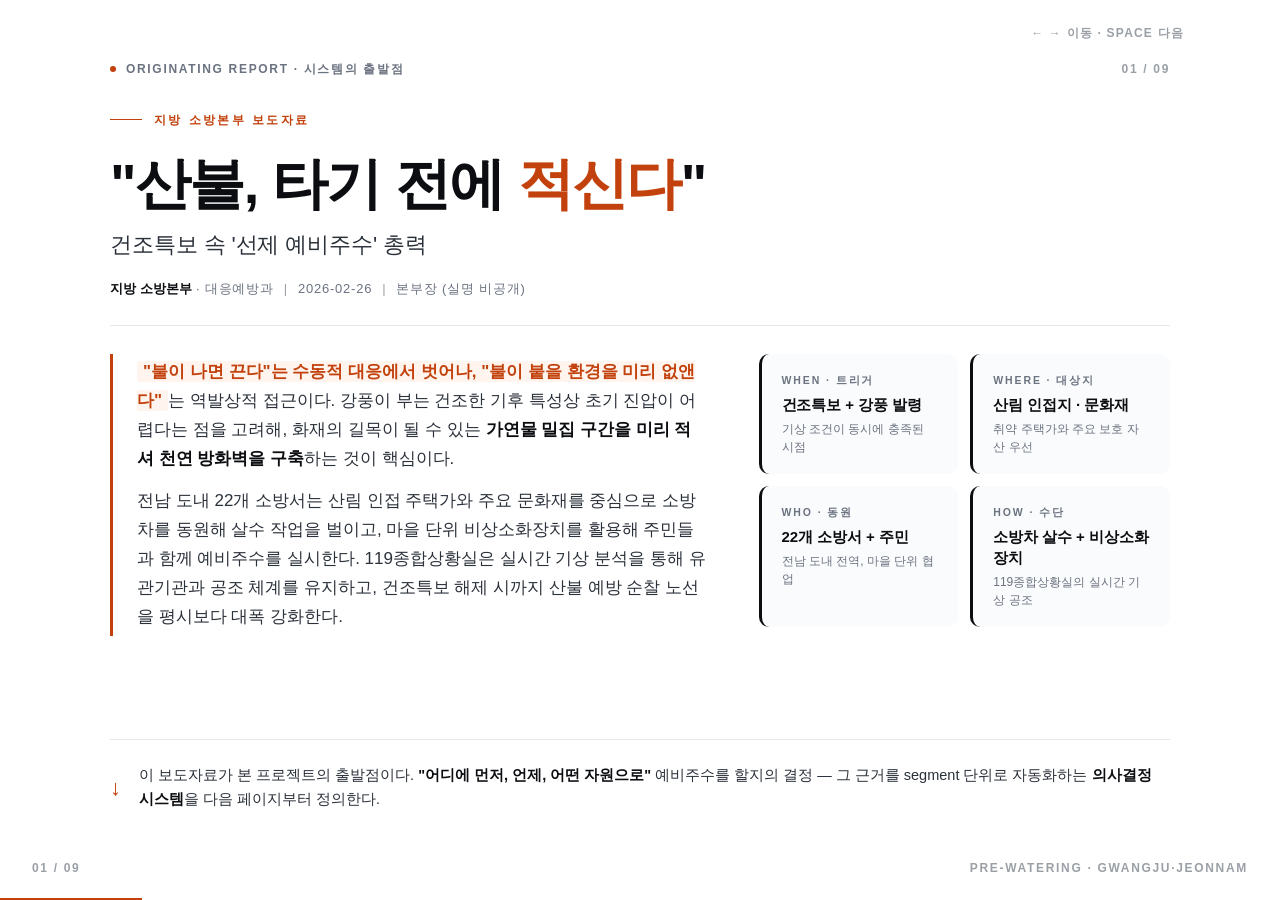
<file: docs/baseline/_wildfire/프로젝트 설명.html>
<!DOCTYPE html>
<html lang="ko">
<head>
<meta charset="UTF-8" />
<meta name="viewport" content="width=device-width, initial-scale=1.0" />
<title>예비주수 우선순위 결정 시스템</title>
<style>
  :root {
    --bg: #ffffff;
    --ink: #0b0d10;
    --ink-2: #2b313a;
    --muted: #6b7280;
    --faint: #9aa0a6;
    --line: #e6e8ec;
    --line-2: #d1d5db;
    --soft: #f5f6f8;
    --soft-2: #fafbfc;
    --accent: #c2410c;
    --accent-soft: #fff5ee;
    --accent-2: #b45309;
    --green: #15803d;
    --green-soft: #f0fdf4;
    --blue: #1d4ed8;
    --blue-soft: #eff6ff;
    --amber: #b45309;
    --amber-soft: #fffbeb;
    --red: #b91c1c;
    --red-soft: #fef2f2;
    --violet: #6d28d9;
    --violet-soft: #f5f3ff;
  }

  * { box-sizing: border-box; margin: 0; padding: 0; }

  html, body {
    height: 100%;
    overflow: hidden;
    background: var(--bg);
    color: var(--ink);
    font-family: -apple-system, BlinkMacSystemFont, "Pretendard", "Noto Sans KR", "Segoe UI", "Helvetica Neue", sans-serif;
    font-feature-settings: "tnum" 1, "ss01" 1, "ss02" 1, "kern" 1;
    -webkit-font-smoothing: antialiased;
    text-rendering: optimizeLegibility;
    line-height: 1.55;
    font-size: 16px;
  }

  .deck { position: relative; width: 100vw; height: 100vh; }

  .slide {
    position: absolute;
    inset: 0;
    padding: 60px 96px 88px;
    display: none;
    flex-direction: column;
    opacity: 0;
    transition: opacity 220ms ease;
  }
  .slide.active { display: flex; opacity: 1; }

  /* header */
  .slide-head {
    display: flex;
    justify-content: space-between;
    align-items: center;
    margin-bottom: 32px;
    font-size: 12px;
    color: var(--muted);
    letter-spacing: 0.14em;
    text-transform: uppercase;
    font-weight: 600;
  }
  .slide-head .badge {
    display: inline-flex;
    align-items: center;
    gap: 10px;
  }
  .slide-head .badge::before {
    content: "";
    display: inline-block;
    width: 6px;
    height: 6px;
    background: var(--accent);
    border-radius: 50%;
  }
  .slide-head .num {
    font-variant-numeric: tabular-nums;
    color: var(--faint);
  }

  /* common typography */
  h1 { font-size: 52px; font-weight: 700; letter-spacing: -0.025em; line-height: 1.08; }
  h2 { font-size: 38px; font-weight: 700; letter-spacing: -0.022em; line-height: 1.15; }
  h3 { font-size: 18px; font-weight: 600; letter-spacing: -0.01em; }
  .subtitle { font-size: 18px; color: var(--muted); line-height: 1.65; max-width: 920px; font-weight: 400; }
  .mono { font-family: ui-monospace, "SF Mono", Menlo, Consolas, monospace; }
  .tnum { font-variant-numeric: tabular-nums; }
  .muted { color: var(--muted); }

  /* footer / nav */
  .progress {
    position: fixed;
    bottom: 0; left: 0; right: 0;
    height: 2px;
    background: transparent;
    z-index: 50;
  }
  .progress-fill {
    height: 100%;
    background: var(--accent);
    width: 0%;
    transition: width 260ms ease;
  }
  .corner {
    position: fixed;
    bottom: 22px;
    font-size: 12px;
    letter-spacing: 0.14em;
    color: var(--faint);
    text-transform: uppercase;
    font-variant-numeric: tabular-nums;
    font-weight: 600;
    z-index: 40;
  }
  .corner.left { left: 32px; }
  .corner.right { right: 32px; }

  /* =================== Slide 1: Originating Report =================== */
  .origin {
    padding-left: 110px;
    padding-right: 110px;
  }
  .origin-tag-line {
    display: inline-flex;
    align-items: center;
    gap: 12px;
    font-size: 12px;
    letter-spacing: 0.2em;
    text-transform: uppercase;
    color: var(--accent);
    margin-bottom: 24px;
    font-weight: 700;
  }
  .origin-tag-line::before {
    content: "";
    width: 32px;
    height: 1px;
    background: var(--accent);
  }
  .origin-quote {
    font-size: 56px;
    font-weight: 700;
    letter-spacing: -0.028em;
    line-height: 1.12;
    color: var(--ink);
    margin-bottom: 14px;
  }
  .origin-quote .em { color: var(--accent); }
  .origin-quote-sub {
    font-size: 22px;
    font-weight: 500;
    color: var(--ink-2);
    margin-bottom: 18px;
    line-height: 1.4;
    letter-spacing: -0.005em;
  }
  .origin-meta {
    font-size: 13px;
    color: var(--muted);
    letter-spacing: 0.06em;
    padding-bottom: 26px;
    border-bottom: 1px solid var(--line);
    margin-bottom: 28px;
  }
  .origin-meta b { color: var(--ink); font-weight: 600; letter-spacing: 0; }
  .origin-meta .sep { color: var(--faint); margin: 0 10px; }

  .origin-body {
    display: grid;
    grid-template-columns: 1.45fr 1fr;
    gap: 52px;
    flex: 1;
    align-items: start;
    min-height: 0;
  }
  .origin-blockquote {
    border-left: 3px solid var(--accent);
    padding: 4px 0 4px 24px;
    font-size: 17px;
    line-height: 1.7;
    color: var(--ink-2);
  }
  .origin-blockquote p { margin-bottom: 14px; }
  .origin-blockquote p:last-child { margin-bottom: 0; }
  .origin-blockquote em {
    background: var(--accent-soft);
    color: var(--accent);
    padding: 1px 6px;
    font-style: normal;
    font-weight: 600;
    border-radius: 3px;
  }
  .origin-blockquote b { color: var(--ink); font-weight: 700; }

  .origin-facts {
    display: grid;
    grid-template-columns: 1fr 1fr;
    gap: 12px;
  }
  .origin-fact {
    padding: 18px 20px;
    background: var(--soft-2);
    border-radius: 10px;
    border-left: 3px solid var(--ink);
    display: flex;
    flex-direction: column;
    gap: 6px;
  }
  .origin-fact-tag {
    font-size: 10.5px;
    letter-spacing: 0.18em;
    text-transform: uppercase;
    color: var(--muted);
    font-weight: 700;
  }
  .origin-fact-value {
    font-size: 15px;
    font-weight: 700;
    color: var(--ink);
    letter-spacing: -0.005em;
    line-height: 1.4;
  }
  .origin-fact-detail {
    font-size: 12px;
    color: var(--muted);
    line-height: 1.45;
  }

  .origin-bridge {
    margin-top: 28px;
    padding-top: 24px;
    border-top: 1px solid var(--line);
    font-size: 14.5px;
    color: var(--ink-2);
    line-height: 1.65;
    display: flex;
    align-items: center;
    gap: 18px;
  }
  .origin-bridge b { color: var(--ink); font-weight: 700; }
  .origin-bridge-arrow {
    color: var(--accent);
    font-size: 22px;
    flex-shrink: 0;
    line-height: 1;
  }

  /* =================== Slide 2: Cover =================== */
  .cover {
    justify-content: center;
    padding-left: 120px;
    padding-right: 120px;
  }
  .cover-tag {
    display: inline-flex;
    align-items: center;
    gap: 12px;
    font-size: 12px;
    letter-spacing: 0.2em;
    text-transform: uppercase;
    color: var(--accent);
    margin-bottom: 28px;
    font-weight: 700;
  }
  .cover-tag::before {
    content: "";
    width: 32px;
    height: 1px;
    background: var(--accent);
  }
  .cover h1 { font-size: 68px; margin-bottom: 18px; line-height: 1.1; }
  .cover h1 .em { color: var(--accent); }
  .cover .lede { font-size: 23px; color: var(--ink-2); max-width: 800px; line-height: 1.45; margin-bottom: 20px; font-weight: 400; }
  .cover .desc { font-size: 17px; color: var(--muted); max-width: 780px; margin-bottom: 60px; line-height: 1.65; }

  .cover-stats {
    display: flex;
    gap: 64px;
    border-top: 1px solid var(--line);
    padding-top: 32px;
  }
  .cover-stat-num {
    font-size: 44px;
    font-weight: 700;
    letter-spacing: -0.025em;
    line-height: 1;
  }
  .cover-stat-label {
    font-size: 13px;
    color: var(--muted);
    margin-top: 8px;
    letter-spacing: 0.04em;
  }

  /* =================== Slide 2: Pipeline =================== */
  .pipeline-wrap {
    flex: 1;
    display: flex;
    flex-direction: column;
    gap: 24px;
    min-height: 0;
  }
  .pipeline {
    display: flex;
    align-items: stretch;
    gap: 0;
    flex: 1;
    min-height: 0;
  }
  .pp-node {
    flex: 1;
    background: white;
    border: 1px solid var(--line);
    border-radius: 10px;
    padding: 22px 20px;
    display: flex;
    flex-direction: column;
    cursor: pointer;
    transition: all 180ms ease;
    position: relative;
    min-height: 0;
    min-width: 0;
  }
  .pp-node:hover, .pp-node.active {
    border-color: var(--accent);
    box-shadow: 0 8px 24px -12px rgba(194,65,12,0.25);
    transform: translateY(-2px);
  }
  .pp-arrow {
    flex: 0 0 28px;
    display: flex;
    align-items: center;
    justify-content: center;
    color: var(--line-2);
    font-size: 18px;
    font-weight: 300;
  }
  .pp-step {
    font-size: 11px;
    color: var(--faint);
    letter-spacing: 0.14em;
    margin-bottom: 10px;
    font-variant-numeric: tabular-nums;
    font-weight: 600;
  }
  .pp-name {
    font-size: 17px;
    font-weight: 700;
    margin-bottom: 4px;
    letter-spacing: -0.015em;
  }
  .pp-name-en {
    font-size: 12px;
    color: var(--muted);
    margin-bottom: 16px;
    font-weight: 500;
  }
  .pp-count {
    font-size: 28px;
    font-weight: 700;
    color: var(--accent);
    margin-bottom: 6px;
    font-variant-numeric: tabular-nums;
    letter-spacing: -0.025em;
    line-height: 1;
  }
  .pp-count-label {
    font-size: 12px;
    color: var(--muted);
  }
  .pp-detail {
    margin-top: auto;
    padding-top: 14px;
    font-size: 12px;
    color: var(--muted);
    line-height: 1.55;
    border-top: 1px solid var(--line);
  }

  .pipeline-info {
    border-top: 1px solid var(--line);
    padding-top: 20px;
    font-size: 14px;
    color: var(--muted);
    line-height: 1.65;
    max-width: 1200px;
  }
  .pipeline-info b { color: var(--ink); font-weight: 600; }

  /* =================== Slide 3: 5 Signals =================== */
  .signals-grid {
    display: grid;
    grid-template-columns: repeat(5, 1fr);
    gap: 16px;
    flex: 1;
    min-height: 0;
  }
  .sig-card {
    border: 1px solid var(--line);
    border-radius: 12px;
    padding: 26px 22px;
    display: flex;
    flex-direction: column;
    background: var(--soft-2);
    transition: all 180ms ease;
  }
  .sig-card:hover {
    background: white;
    border-color: var(--accent);
    box-shadow: 0 8px 24px -12px rgba(0,0,0,0.08);
  }
  .sig-weight {
    display: inline-flex;
    align-items: center;
    font-size: 12px;
    color: var(--accent);
    font-weight: 700;
    letter-spacing: 0.06em;
    margin-bottom: 16px;
    background: var(--accent-soft);
    padding: 4px 10px;
    border-radius: 100px;
    width: fit-content;
  }
  .sig-name {
    font-size: 20px;
    font-weight: 700;
    margin-bottom: 6px;
    letter-spacing: -0.015em;
  }
  .sig-name-en {
    font-size: 12px;
    color: var(--muted);
    text-transform: uppercase;
    letter-spacing: 0.1em;
    margin-bottom: 22px;
    font-weight: 600;
  }
  .sig-question {
    font-size: 15px;
    line-height: 1.6;
    color: var(--ink-2);
    margin-bottom: 22px;
    font-weight: 500;
  }
  .sig-features {
    margin-top: auto;
    padding-top: 16px;
    border-top: 1px solid var(--line);
  }
  .sig-feat {
    display: flex;
    justify-content: space-between;
    font-size: 12.5px;
    color: var(--muted);
    margin-bottom: 6px;
    font-variant-numeric: tabular-nums;
  }
  .sig-feat-name { color: var(--ink-2); font-weight: 500; }
  .sig-feat-w { color: var(--faint); }

  /* =================== Slide 4: 17 Features =================== */
  .feat-legend {
    display: flex;
    gap: 24px;
    margin-bottom: 22px;
    font-size: 12px;
    color: var(--muted);
    flex-wrap: wrap;
  }
  .feat-legend-item {
    display: inline-flex;
    align-items: center;
    gap: 8px;
  }
  .feat-legend-swatch {
    width: 4px;
    height: 14px;
    border-radius: 1px;
  }
  .feat-grid {
    display: grid;
    grid-template-columns: repeat(5, 1fr);
    gap: 14px;
    flex: 1;
    min-height: 0;
  }
  .feat-col {
    display: flex;
    flex-direction: column;
    gap: 10px;
    min-height: 0;
  }
  .feat-col-head {
    font-size: 12px;
    text-transform: uppercase;
    letter-spacing: 0.12em;
    font-weight: 700;
    color: var(--ink);
    padding-bottom: 10px;
    border-bottom: 1.5px solid var(--ink);
    margin-bottom: 6px;
  }
  .feat-col-head .w {
    color: var(--faint);
    font-weight: 500;
    margin-left: 8px;
  }
  .feat-card {
    border: 1px solid var(--line);
    border-radius: 8px;
    padding: 14px 16px;
    background: white;
    position: relative;
    border-left-width: 4px;
    transition: all 150ms ease;
  }
  .feat-card:hover {
    border-color: var(--accent);
    transform: translateX(2px);
  }
  .feat-card.cf-high { border-left-color: #15803d; }
  .feat-card.cf-medium-high { border-left-color: #65a30d; }
  .feat-card.cf-medium { border-left-color: #ca8a04; }
  .feat-card.cf-medium-low { border-left-color: #ea580c; }
  .feat-card.cf-low { border-left-color: #b91c1c; }
  .feat-name {
    font-size: 13.5px;
    font-weight: 600;
    margin-bottom: 6px;
    line-height: 1.35;
    letter-spacing: -0.005em;
  }
  .feat-meta {
    display: flex;
    gap: 8px;
    align-items: center;
  }
  .feat-conf {
    font-size: 11px;
    color: var(--muted);
    text-transform: uppercase;
    letter-spacing: 0.06em;
    font-weight: 500;
  }
  .feat-mock {
    font-size: 10px;
    background: var(--accent-soft);
    color: var(--accent);
    padding: 2px 6px;
    border-radius: 3px;
    font-weight: 700;
    letter-spacing: 0.1em;
  }

  /* =================== Slide 5: Mock + Confidence =================== */
  .mock-grid {
    display: grid;
    grid-template-columns: 1fr 1fr;
    gap: 36px;
    flex: 1;
    min-height: 0;
  }
  .mock-col {
    border: 1px solid var(--line);
    border-radius: 12px;
    padding: 32px;
    display: flex;
    flex-direction: column;
  }
  .mock-tag {
    font-size: 11px;
    text-transform: uppercase;
    letter-spacing: 0.16em;
    color: var(--accent);
    font-weight: 700;
    margin-bottom: 10px;
  }
  .mock-col h3 {
    font-size: 26px;
    margin-bottom: 10px;
    letter-spacing: -0.02em;
    font-weight: 700;
  }
  .mock-col-sub {
    font-size: 14px;
    color: var(--muted);
    margin-bottom: 26px;
    line-height: 1.6;
  }

  .mock-bin {
    display: flex;
    gap: 14px;
    margin-bottom: 18px;
  }
  .mock-bin-side {
    flex: 1;
    border: 1px solid var(--line);
    border-radius: 8px;
    padding: 16px 18px;
    display: flex;
    flex-direction: column;
    gap: 6px;
  }
  .mock-bin-side.true { background: var(--red-soft); border-color: #fecaca; }
  .mock-bin-side.false { background: var(--green-soft); border-color: #bbf7d0; }
  .mock-bin-flag {
    font-size: 12px;
    font-weight: 700;
    letter-spacing: 0.06em;
    margin-bottom: 4px;
  }
  .mock-bin-side.true .mock-bin-flag { color: var(--red); }
  .mock-bin-side.false .mock-bin-flag { color: var(--green); }
  .mock-bin-desc {
    font-size: 13px;
    color: var(--ink-2);
    line-height: 1.55;
  }

  .conf-rows {
    display: flex;
    flex-direction: column;
    gap: 12px;
    margin-top: 6px;
  }
  .conf-row {
    display: grid;
    grid-template-columns: 130px 1fr 60px;
    gap: 16px;
    align-items: center;
  }
  .conf-row-name {
    font-size: 13.5px;
    font-weight: 600;
    color: var(--ink);
  }
  .conf-row-track {
    height: 9px;
    background: var(--soft);
    border-radius: 100px;
    overflow: hidden;
  }
  .conf-row-fill {
    height: 100%;
    background: var(--accent);
    border-radius: 100px;
  }
  .conf-row-val {
    font-size: 12.5px;
    color: var(--muted);
    text-align: right;
    font-variant-numeric: tabular-nums;
    font-weight: 600;
  }

  .mock-aha {
    margin-top: auto;
    padding-top: 22px;
    border-top: 1px solid var(--line);
    font-size: 13px;
    line-height: 1.65;
    color: var(--muted);
  }
  .mock-aha b { color: var(--ink); font-weight: 700; }

  /* =================== Slide 6: Live Calculator =================== */
  .calc {
    display: flex;
    flex-direction: column;
    gap: 22px;
    flex: 1;
    min-height: 0;
  }
  .calc-presets {
    display: flex;
    gap: 10px;
    align-items: center;
  }
  .calc-presets-label {
    font-size: 12px;
    text-transform: uppercase;
    letter-spacing: 0.14em;
    color: var(--muted);
    margin-right: 10px;
    font-weight: 600;
  }
  .calc-preset {
    font-size: 13px;
    padding: 8px 16px;
    border: 1px solid var(--line-2);
    border-radius: 100px;
    background: white;
    cursor: pointer;
    transition: all 150ms ease;
    color: var(--ink-2);
    font-weight: 500;
    font-family: inherit;
  }
  .calc-preset:hover {
    border-color: var(--accent);
    color: var(--accent);
  }
  .calc-preset.active {
    background: var(--accent);
    color: white;
    border-color: var(--accent);
  }

  .calc-signals {
    display: grid;
    grid-template-columns: repeat(5, 1fr);
    gap: 12px;
  }
  .calc-sig {
    border: 1px solid var(--line);
    border-radius: 10px;
    padding: 18px 16px 14px;
    background: white;
  }
  .calc-sig-head {
    display: flex;
    justify-content: space-between;
    align-items: baseline;
    margin-bottom: 6px;
  }
  .calc-sig-name {
    font-size: 13.5px;
    font-weight: 700;
    letter-spacing: -0.01em;
  }
  .calc-sig-w {
    font-size: 11px;
    color: var(--faint);
    font-variant-numeric: tabular-nums;
  }
  .calc-sig-score {
    font-size: 32px;
    font-weight: 700;
    font-variant-numeric: tabular-nums;
    letter-spacing: -0.025em;
    line-height: 1;
    margin-bottom: 10px;
    transition: color 250ms ease;
  }
  .calc-sig-bar {
    height: 5px;
    background: var(--soft);
    border-radius: 100px;
    overflow: hidden;
    margin-bottom: 16px;
  }
  .calc-sig-bar-fill {
    height: 100%;
    background: var(--accent);
    transition: width 280ms ease;
    border-radius: 100px;
  }
  .calc-feats {
    display: flex;
    flex-direction: column;
    gap: 9px;
  }
  .calc-feat {
    display: flex;
    flex-direction: column;
    gap: 4px;
  }
  .calc-feat-row {
    display: flex;
    justify-content: space-between;
    align-items: baseline;
    font-size: 12px;
  }
  .calc-feat-name {
    color: var(--ink-2);
    font-weight: 500;
  }
  .calc-feat-name.mock::after {
    content: "M";
    margin-left: 5px;
    background: var(--accent-soft);
    color: var(--accent);
    padding: 1px 4px;
    border-radius: 2px;
    font-size: 9px;
    font-weight: 700;
    letter-spacing: 0.05em;
    vertical-align: 1px;
  }
  .calc-feat-val {
    font-variant-numeric: tabular-nums;
    color: var(--ink);
    font-weight: 700;
    font-size: 12.5px;
  }
  .calc-feat input[type=range] {
    -webkit-appearance: none;
    appearance: none;
    width: 100%;
    height: 5px;
    background: var(--soft);
    border-radius: 100px;
    outline: none;
    cursor: pointer;
  }
  .calc-feat input[type=range]::-webkit-slider-thumb {
    -webkit-appearance: none;
    appearance: none;
    width: 14px;
    height: 14px;
    background: white;
    border: 2px solid var(--accent);
    border-radius: 50%;
    cursor: pointer;
    transition: transform 100ms;
  }
  .calc-feat input[type=range]::-webkit-slider-thumb:hover {
    transform: scale(1.2);
  }
  .calc-feat input[type=range]::-moz-range-thumb {
    width: 14px;
    height: 14px;
    background: white;
    border: 2px solid var(--accent);
    border-radius: 50%;
    cursor: pointer;
  }

  .calc-result {
    border-top: 1px solid var(--line);
    padding-top: 22px;
    display: grid;
    grid-template-columns: 1fr 1.3fr 2fr;
    gap: 32px;
    align-items: stretch;
  }
  .calc-priority {
    display: flex;
    flex-direction: column;
    gap: 10px;
  }
  .calc-result-label {
    font-size: 11px;
    text-transform: uppercase;
    letter-spacing: 0.14em;
    color: var(--muted);
    font-weight: 700;
  }
  .calc-priority-num {
    font-size: 68px;
    font-weight: 700;
    font-variant-numeric: tabular-nums;
    letter-spacing: -0.035em;
    line-height: 1;
    color: var(--accent);
    transition: color 250ms ease;
  }
  .calc-priority-formula {
    font-size: 11px;
    color: var(--muted);
    font-family: ui-monospace, "SF Mono", Menlo, monospace;
    line-height: 1.5;
    margin-top: 4px;
  }
  .calc-state {
    display: flex;
    flex-direction: column;
    gap: 10px;
  }
  .calc-state-badge {
    display: inline-block;
    padding: 12px 20px;
    border-radius: 10px;
    font-size: 19px;
    font-weight: 700;
    background: var(--soft);
    color: var(--ink);
    letter-spacing: -0.015em;
    transition: background 250ms ease, color 250ms ease;
    width: fit-content;
  }
  .calc-state-badge.s-general { background: var(--green-soft); color: var(--green); }
  .calc-state-badge.s-monitoring { background: var(--blue-soft); color: var(--blue); }
  .calc-state-badge.s-review { background: var(--amber-soft); color: var(--amber); }
  .calc-state-badge.s-priority { background: #fff1e6; color: var(--accent); }
  .calc-state-badge.s-immediate { background: var(--red-soft); color: var(--red); }
  .calc-state-badge.s-not { background: var(--violet-soft); color: var(--violet); }
  .calc-state-badge.s-deferred { background: var(--violet-soft); color: var(--violet); }
  .calc-state-badge.s-monitor-only { background: var(--blue-soft); color: var(--blue); }
  .calc-override-tag {
    display: inline-flex;
    align-items: center;
    gap: 6px;
    font-size: 12px;
    color: var(--violet);
    font-weight: 600;
  }
  .calc-override-tag::before {
    content: "▲";
    font-size: 10px;
  }
  .calc-override-tag.hidden { display: none; }
  .calc-state-default {
    font-size: 12px;
    color: var(--muted);
    font-variant-numeric: tabular-nums;
  }

  .calc-action {
    display: flex;
    flex-direction: column;
    gap: 8px;
  }
  .calc-action-decision {
    font-size: 14.5px;
    font-weight: 700;
    color: var(--ink);
    letter-spacing: -0.01em;
  }
  .calc-action-list {
    font-size: 13.5px;
    color: var(--ink-2);
    line-height: 1.65;
  }
  .calc-action-gate {
    margin-top: auto;
    padding-top: 10px;
    font-size: 11.5px;
    color: var(--accent);
    line-height: 1.55;
    font-style: italic;
  }
  .calc-action-gate.hidden { display: none; }

  /* =================== Slide 7: State Logic =================== */
  .states {
    display: grid;
    grid-template-columns: 1fr 1.4fr;
    gap: 36px;
    flex: 1;
    min-height: 0;
  }
  .states-col h3 {
    font-size: 14px;
    text-transform: uppercase;
    letter-spacing: 0.14em;
    color: var(--muted);
    margin-bottom: 16px;
    font-weight: 600;
  }
  .state-bar {
    display: grid;
    grid-template-columns: 80px 1fr;
    gap: 18px;
    align-items: center;
    padding: 16px 20px;
    border: 1px solid var(--line);
    border-radius: 8px;
    margin-bottom: 8px;
  }
  .state-bar-range {
    font-size: 12.5px;
    color: var(--muted);
    font-family: ui-monospace, "SF Mono", monospace;
    font-variant-numeric: tabular-nums;
    font-weight: 600;
  }
  .state-bar-body {
    display: flex;
    flex-direction: column;
    gap: 3px;
  }
  .state-bar-name {
    font-size: 15.5px;
    font-weight: 700;
    letter-spacing: -0.01em;
  }
  .state-bar-meaning {
    font-size: 12.5px;
    color: var(--muted);
    line-height: 1.5;
  }

  .overrides-flow {
    display: flex;
    flex-direction: column;
    gap: 7px;
  }
  .override-row {
    display: grid;
    grid-template-columns: 28px 1fr 32px 180px;
    gap: 12px;
    align-items: center;
    padding: 12px 16px;
    border: 1px solid var(--line);
    border-radius: 8px;
    font-size: 13px;
    transition: all 150ms;
  }
  .override-row:hover {
    border-color: var(--accent);
    background: var(--accent-soft);
  }
  .override-row.gate {
    border-left-width: 3px;
  }
  .override-row.gate-hazard { border-left-color: var(--red); }
  .override-row.gate-access { border-left-color: var(--violet); }
  .override-row.gate-rain { border-left-color: var(--blue); }
  .override-row.gate-lifecycle { border-left-color: var(--faint); }
  .override-row.gate-escalate { border-left-color: var(--accent); }
  .override-num {
    font-variant-numeric: tabular-nums;
    font-weight: 700;
    color: var(--ink);
    font-size: 13.5px;
  }
  .override-cond {
    color: var(--ink-2);
    font-family: ui-monospace, "SF Mono", monospace;
    font-size: 12px;
    line-height: 1.5;
  }
  .override-arrow {
    color: var(--faint);
    text-align: center;
    font-size: 14px;
  }
  .override-result {
    font-weight: 700;
    color: var(--ink);
    font-size: 13px;
  }
  .override-result.replace { color: var(--violet); }
  .override-result.escalate { color: var(--accent); }

  .override-legend {
    display: flex;
    gap: 22px;
    margin-top: 18px;
    font-size: 12px;
    color: var(--muted);
    flex-wrap: wrap;
  }
  .override-legend-item {
    display: inline-flex;
    align-items: center;
    gap: 8px;
  }
  .override-legend-swatch {
    width: 3px;
    height: 14px;
    border-radius: 1px;
  }

  /* =================== Slide 8: Decisions / Actions =================== */
  .decisions-wrap {
    display: grid;
    grid-template-columns: 1.1fr 1fr;
    gap: 36px;
    flex: 1;
    min-height: 0;
  }
  .dec-col h3 {
    font-size: 14px;
    text-transform: uppercase;
    letter-spacing: 0.14em;
    color: var(--muted);
    margin-bottom: 16px;
    font-weight: 600;
  }
  .dec-table { width: 100%; border-collapse: collapse; }
  .dec-table th {
    text-align: left;
    font-size: 12px;
    color: var(--muted);
    text-transform: uppercase;
    letter-spacing: 0.1em;
    padding: 10px 16px;
    border-bottom: 1.5px solid var(--ink);
    font-weight: 600;
  }
  .dec-table td {
    padding: 14px 16px;
    border-bottom: 1px solid var(--line);
    font-size: 13.5px;
    vertical-align: top;
    line-height: 1.55;
  }
  .dec-table .dec-name {
    font-weight: 700;
    color: var(--ink);
    font-size: 14px;
    letter-spacing: -0.005em;
  }
  .dec-trigger {
    color: var(--muted);
    font-size: 12.5px;
  }
  .dec-gate {
    font-size: 11.5px;
    color: var(--accent);
    margin-top: 5px;
    font-style: italic;
    line-height: 1.45;
  }

  .action-list {
    display: flex;
    flex-direction: column;
    gap: 7px;
  }
  .action-row {
    display: grid;
    grid-template-columns: 180px 1fr;
    gap: 16px;
    align-items: start;
    padding: 13px 16px;
    border: 1px solid var(--line);
    border-radius: 8px;
  }
  .action-row .a-state {
    font-size: 13px;
    font-weight: 700;
    letter-spacing: -0.005em;
  }
  .action-row .a-state.s-immediate { color: var(--red); }
  .action-row .a-state.s-priority { color: var(--accent); }
  .action-row .a-state.s-review { color: var(--amber); }
  .action-row .a-state.s-monitoring { color: var(--blue); }
  .action-row .a-state.s-general { color: var(--green); }
  .action-row .a-state.s-special { color: var(--violet); }
  .action-row .a-acts {
    font-size: 12.5px;
    color: var(--ink-2);
    line-height: 1.55;
  }

  /* =================== Slide 9: Scenario =================== */
  .scenario {
    display: flex;
    flex-direction: column;
    gap: 20px;
    flex: 1;
    min-height: 0;
  }
  .sc-context {
    display: grid;
    grid-template-columns: 1fr 1fr 1fr 1fr;
    gap: 16px;
    border: 1px solid var(--line);
    border-radius: 12px;
    padding: 20px 26px;
    background: var(--soft-2);
  }
  .sc-context-item {
    display: flex;
    flex-direction: column;
    gap: 5px;
    padding-right: 18px;
    border-right: 1px solid var(--line);
  }
  .sc-context-item:last-child { border-right: none; }
  .sc-context-label {
    font-size: 11px;
    text-transform: uppercase;
    letter-spacing: 0.12em;
    color: var(--muted);
    font-weight: 700;
  }
  .sc-context-value {
    font-size: 15px;
    font-weight: 700;
    color: var(--ink);
    letter-spacing: -0.01em;
  }
  .sc-context-detail {
    font-size: 12px;
    color: var(--muted);
    line-height: 1.55;
  }

  .sc-flow {
    display: grid;
    grid-template-columns: repeat(6, 1fr);
    gap: 10px;
    flex: 1;
    min-height: 0;
  }
  .sc-step {
    border: 1px solid var(--line);
    border-radius: 10px;
    padding: 18px 16px;
    display: flex;
    flex-direction: column;
    transition: all 250ms ease;
    cursor: pointer;
    background: white;
    min-width: 0;
  }
  .sc-step.active {
    border-color: var(--accent);
    box-shadow: 0 8px 20px -10px rgba(194,65,12,0.25);
  }
  .sc-step-num {
    font-size: 10.5px;
    color: var(--faint);
    letter-spacing: 0.16em;
    margin-bottom: 10px;
    font-variant-numeric: tabular-nums;
    font-weight: 600;
  }
  .sc-step-title {
    font-size: 14.5px;
    font-weight: 700;
    margin-bottom: 5px;
    letter-spacing: -0.015em;
  }
  .sc-step-sub {
    font-size: 11px;
    color: var(--muted);
    text-transform: uppercase;
    letter-spacing: 0.06em;
    margin-bottom: 14px;
    font-weight: 500;
  }
  .sc-step-content {
    font-size: 12px;
    color: var(--ink-2);
    line-height: 1.65;
    margin-bottom: 12px;
  }
  .sc-step-content .row {
    display: flex;
    justify-content: space-between;
    margin-bottom: 4px;
    font-variant-numeric: tabular-nums;
    gap: 6px;
  }
  .sc-step-content .row .v {
    color: var(--ink);
    font-weight: 700;
  }
  .sc-step-value {
    margin-top: auto;
    padding-top: 10px;
    border-top: 1px solid var(--line);
    font-size: 20px;
    font-weight: 700;
    color: var(--accent);
    font-variant-numeric: tabular-nums;
    letter-spacing: -0.02em;
    line-height: 1.1;
  }
  .sc-step-tag {
    font-size: 10.5px;
    color: var(--muted);
    margin-top: 5px;
    text-transform: uppercase;
    letter-spacing: 0.06em;
    line-height: 1.45;
  }
  .sc-result-bar {
    display: flex;
    align-items: center;
    flex-wrap: wrap;
    gap: 16px;
    padding: 18px 26px;
    border: 1px solid var(--line);
    border-radius: 12px;
    background: var(--accent-soft);
  }
  .sc-result-label {
    font-size: 12px;
    text-transform: uppercase;
    letter-spacing: 0.12em;
    color: var(--muted);
    font-weight: 700;
  }
  .sc-result-value {
    font-size: 17px;
    font-weight: 700;
    color: var(--accent);
    letter-spacing: -0.01em;
  }
  .sc-result-arrow {
    color: var(--faint);
    margin: 0 4px;
    font-size: 14px;
  }
  .sc-result-note {
    font-size: 13px;
    color: var(--muted);
    line-height: 1.5;
  }

  /* helpers */
  .hint {
    position: fixed;
    top: 24px;
    right: 96px;
    font-size: 12px;
    color: var(--faint);
    letter-spacing: 0.1em;
    z-index: 40;
    text-transform: uppercase;
    font-weight: 600;
  }
</style>
</head>
<body>
<div class="deck" id="deck">

  <!-- ============ SLIDE 1: Originating Report ============ -->
  <section class="slide origin" data-slide="1">
    <div class="slide-head">
      <span class="badge">Originating Report · 시스템의 출발점</span>
      <span class="num">01 / 09</span>
    </div>
    <div class="origin-tag-line">지방 소방본부 보도자료</div>
    <div class="origin-quote">"산불, 타기 전에 <span class="em">적신다</span>"</div>
    <div class="origin-quote-sub">건조특보 속 '선제 예비주수' 총력</div>
    <div class="origin-meta">
      <b>지방 소방본부</b> · 대응예방과<span class="sep">|</span>2026-02-26<span class="sep">|</span>본부장 (실명 비공개)
    </div>

    <div class="origin-body">
      <div class="origin-blockquote">
        <p><em>"불이 나면 끈다"는 수동적 대응에서 벗어나, "불이 붙을 환경을 미리 없앤다"</em>는 역발상적 접근이다. 강풍이 부는 건조한 기후 특성상 초기 진압이 어렵다는 점을 고려해, 화재의 길목이 될 수 있는 <b>가연물 밀집 구간을 미리 적셔 천연 방화벽을 구축</b>하는 것이 핵심이다.</p>
        <p>전남 도내 22개 소방서는 산림 인접 주택가와 주요 문화재를 중심으로 소방차를 동원해 살수 작업을 벌이고, 마을 단위 비상소화장치를 활용해 주민들과 함께 예비주수를 실시한다. 119종합상황실은 실시간 기상 분석을 통해 유관기관과 공조 체계를 유지하고, 건조특보 해제 시까지 산불 예방 순찰 노선을 평시보다 대폭 강화한다.</p>
      </div>

      <div class="origin-facts">
        <div class="origin-fact">
          <div class="origin-fact-tag">When · 트리거</div>
          <div class="origin-fact-value">건조특보 + 강풍 발령</div>
          <div class="origin-fact-detail">기상 조건이 동시에 충족된 시점</div>
        </div>
        <div class="origin-fact">
          <div class="origin-fact-tag">Where · 대상지</div>
          <div class="origin-fact-value">산림 인접지 · 문화재</div>
          <div class="origin-fact-detail">취약 주택가와 주요 보호 자산 우선</div>
        </div>
        <div class="origin-fact">
          <div class="origin-fact-tag">Who · 동원</div>
          <div class="origin-fact-value">22개 소방서 + 주민</div>
          <div class="origin-fact-detail">전남 도내 전역, 마을 단위 협업</div>
        </div>
        <div class="origin-fact">
          <div class="origin-fact-tag">How · 수단</div>
          <div class="origin-fact-value">소방차 살수 + 비상소화장치</div>
          <div class="origin-fact-detail">119종합상황실의 실시간 기상 공조</div>
        </div>
      </div>
    </div>

    <div class="origin-bridge">
      <span class="origin-bridge-arrow">↓</span>
      <span>이 보도자료가 본 프로젝트의 출발점이다. <b>"어디에 먼저, 언제, 어떤 자원으로"</b> 예비주수를 할지의 결정 — 그 근거를 segment 단위로 자동화하는 <b>의사결정 시스템</b>을 다음 페이지부터 정의한다.</span>
    </div>
  </section>

  <!-- ============ SLIDE 2: Cover ============ -->
  <section class="slide cover" data-slide="2">
    <div class="slide-head">
      <span class="badge">예비주수 우선순위 결정 시스템</span>
      <span class="num">02 / 09</span>
    </div>
    <div class="cover-tag">Pre-Watering Priority for Wildfire Prevention</div>
    <h1>산불이 나기 전,<br/><span class="em">어디에 먼저 물을 댈 것인가?</span></h1>
    <p class="lede">광주·전남 영역의 segment별 위험·노출·확산·작업가능성·시간압박을 점수로 환산해 단일 우선순위로 수렴시키고, 거기서 State와 Action을 결정하는 의사결정 파이프라인.</p>
    <p class="desc">5개 Signal · 17개 Feature · 25+개 Source. mock과 confidence는 score와 분리된 트랙으로 흐르며, hazard·접근·강수 같은 override는 임계점이 아니라 별도 gate로 작동한다.</p>
    <div class="cover-stats">
      <div>
        <div class="cover-stat-num">7</div>
        <div class="cover-stat-label">Pipeline Stages</div>
      </div>
      <div>
        <div class="cover-stat-num">5</div>
        <div class="cover-stat-label">Signals</div>
      </div>
      <div>
        <div class="cover-stat-num">17</div>
        <div class="cover-stat-label">Features</div>
      </div>
      <div>
        <div class="cover-stat-num">9</div>
        <div class="cover-stat-label">State Overrides</div>
      </div>
      <div>
        <div class="cover-stat-num">5</div>
        <div class="cover-stat-label">Decision Gates</div>
      </div>
    </div>
  </section>

  <!-- ============ SLIDE 2: Pipeline ============ -->
  <section class="slide" data-slide="2">
    <div class="slide-head">
      <span class="badge">Pipeline · 데이터 흐름</span>
      <span class="num">03 / 09</span>
    </div>
    <h2>Source에서 Action까지, 단일 깔때기</h2>
    <p class="subtitle" style="margin-bottom: 36px;">25+개의 raw source가 stage를 거치며 좁아진다. 각 단계는 독립적으로 검증 가능하고, 점수와 confidence는 분리된 트랙으로 흐른다.</p>

    <div class="pipeline-wrap">
      <div class="pipeline">
        <div class="pp-node" data-pp="1">
          <div class="pp-step">STAGE 01</div>
          <div class="pp-name">Source</div>
          <div class="pp-name-en">Raw datasets</div>
          <div class="pp-count">25+</div>
          <div class="pp-count-label">CSV / GIS / API</div>
          <div class="pp-detail">기상청 단기예보, 산림청 산불위험예보, 행정구역, 임상도, 건물, 도로, 시설</div>
        </div>
        <div class="pp-arrow">→</div>
        <div class="pp-node" data-pp="2">
          <div class="pp-step">STAGE 02</div>
          <div class="pp-name">Derived</div>
          <div class="pp-name-en">Derived datasets</div>
          <div class="pp-count">19</div>
          <div class="pp-count-label">중간 자료</div>
          <div class="pp-detail">code 정렬, geocoding, CRS 통일, segment 후보 추출, station mapping</div>
        </div>
        <div class="pp-arrow">→</div>
        <div class="pp-node" data-pp="3">
          <div class="pp-step">STAGE 03</div>
          <div class="pp-name">Feature</div>
          <div class="pp-name-en">17 features</div>
          <div class="pp-count">17</div>
          <div class="pp-count-label">{ score, class, mock, conf }</div>
          <div class="pp-detail">정규화·룩업·가중합. mock과 confidence는 별도 트랙으로 전파</div>
        </div>
        <div class="pp-arrow">→</div>
        <div class="pp-node" data-pp="4">
          <div class="pp-step">STAGE 04</div>
          <div class="pp-name">Signal</div>
          <div class="pp-name-en">5 signals</div>
          <div class="pp-count">5</div>
          <div class="pp-count-label">Official · Exposure · Spread · Action · Time</div>
          <div class="pp-detail">동일 의미의 Feature를 묶고 가중평균. 한 축이 무엇을 말하는지 명확</div>
        </div>
        <div class="pp-arrow">→</div>
        <div class="pp-node" data-pp="5">
          <div class="pp-step">STAGE 05</div>
          <div class="pp-name">Priority</div>
          <div class="pp-name-en">S_priority</div>
          <div class="pp-count">1</div>
          <div class="pp-count-label">단일 [0,1] 점수</div>
          <div class="pp-detail">5 Signal의 가중합. 모든 segment를 같은 axis로 비교</div>
        </div>
        <div class="pp-arrow">→</div>
        <div class="pp-node" data-pp="6">
          <div class="pp-step">STAGE 06</div>
          <div class="pp-name">State</div>
          <div class="pp-name-en">5 default + 4 override</div>
          <div class="pp-count">9</div>
          <div class="pp-count-label">상태</div>
          <div class="pp-detail">priority 임계 5단계 + hazard·access·rain·alert/grade override</div>
        </div>
        <div class="pp-arrow">→</div>
        <div class="pp-node" data-pp="7">
          <div class="pp-step">STAGE 07</div>
          <div class="pp-name">Decision · Action</div>
          <div class="pp-name-en">5 gates → action plan</div>
          <div class="pp-count">5</div>
          <div class="pp-count-label">Decision gate</div>
          <div class="pp-detail">SelectSegment · Schedule · AssignResource · DeferOrMonitor · ManualReview</div>
        </div>
      </div>
      <p class="pipeline-info"><b>핵심.</b> 각 stage는 입력의 의미를 좁힌다 — Source는 <i>raw 정보</i>, Derived는 <i>한 segment에 결합된 사실</i>, Feature는 <i>그 사실이 위험성에 얼마나 기여하는지</i>, Signal은 <i>어느 한 축에서 무엇을 말하는지</i>, Priority는 <i>전체 위험도</i>, State는 <i>운영 모드</i>, Action은 <i>실제로 무엇을 할지</i>.</p>
    </div>
  </section>

  <!-- ============ SLIDE 3: 5 Signals ============ -->
  <section class="slide" data-slide="3">
    <div class="slide-head">
      <span class="badge">Signals · 5개 축</span>
      <span class="num">04 / 09</span>
    </div>
    <h2>5개의 Signal이 던지는 5개의 질문</h2>
    <p class="subtitle" style="margin-bottom: 32px;">우선순위는 한 점이 아니라 <b>다섯 축의 합</b>이다. 각 Signal은 서로 다른 종류의 질문에 답한다 — 위험도가 얼마나 높은지, 가까이 있는 자산이 얼마나 큰지, 불이 자산쪽으로 갈 가능성, 현장에서 작업이 가능한지, 시간이 얼마나 촉박한지.</p>

    <div class="signals-grid">
      <div class="sig-card">
        <span class="sig-weight">w 0.20</span>
        <div class="sig-name">공식 위험도</div>
        <div class="sig-name-en">OFFICIAL RISK</div>
        <div class="sig-question">"산림청·기상청이 발표한 위험 등급이 얼마나 높은가?"</div>
        <div class="sig-features">
          <div class="sig-feat"><span class="sig-feat-name">FireRiskLevel</span><span class="sig-feat-w">0.40</span></div>
          <div class="sig-feat"><span class="sig-feat-name">FireRiskTrend</span><span class="sig-feat-w">0.20</span></div>
          <div class="sig-feat"><span class="sig-feat-name">LargeFireAlert</span><span class="sig-feat-w">0.40</span></div>
        </div>
      </div>

      <div class="sig-card">
        <span class="sig-weight">w 0.25</span>
        <div class="sig-name">노출 자산</div>
        <div class="sig-name-en">EXPOSURE</div>
        <div class="sig-question">"가까이 보호해야 할 사람·문화재·시설이 있는가?"</div>
        <div class="sig-features">
          <div class="sig-feat"><span class="sig-feat-name">Residential</span><span class="sig-feat-w">0.40</span></div>
          <div class="sig-feat"><span class="sig-feat-name">CriticalAsset</span><span class="sig-feat-w">0.35</span></div>
          <div class="sig-feat"><span class="sig-feat-name">ForestInterface</span><span class="sig-feat-w">0.25</span></div>
        </div>
      </div>

      <div class="sig-card">
        <span class="sig-weight">w 0.20</span>
        <div class="sig-name">확산 방향</div>
        <div class="sig-name-en">SPREAD TO ASSET</div>
        <div class="sig-question">"바람·지형·연료를 따라 불이 자산쪽으로 번질 가능성이 있는가?"</div>
        <div class="sig-features">
          <div class="sig-feat"><span class="sig-feat-name">WindToward</span><span class="sig-feat-w">0.40</span></div>
          <div class="sig-feat"><span class="sig-feat-name">TerrainToward</span><span class="sig-feat-w">0.25</span></div>
          <div class="sig-feat"><span class="sig-feat-name">FuelContinuity</span><span class="sig-feat-w">0.35</span></div>
        </div>
      </div>

      <div class="sig-card">
        <span class="sig-weight">w 0.20</span>
        <div class="sig-name">주수 가능성</div>
        <div class="sig-name-en">ACTIONABILITY</div>
        <div class="sig-question">"현장에서 차량이 들어가고, 물이 있고, 작업이 안전한가?"</div>
        <div class="sig-features">
          <div class="sig-feat"><span class="sig-feat-name">VehicleAccess</span><span class="sig-feat-w">0.30</span></div>
          <div class="sig-feat"><span class="sig-feat-name">WaterSource</span><span class="sig-feat-w">0.30</span></div>
          <div class="sig-feat"><span class="sig-feat-name">WettableBarrier</span><span class="sig-feat-w">0.15</span></div>
          <div class="sig-feat"><span class="sig-feat-name">WorkSafety</span><span class="sig-feat-w">0.25</span></div>
        </div>
      </div>

      <div class="sig-card">
        <span class="sig-weight">w 0.15</span>
        <div class="sig-name">시간 압박</div>
        <div class="sig-name-en">TIME URGENCY</div>
        <div class="sig-question">"고위험 window가 얼마나 임박했고, 도달·작업 시간이 얼마나 빡빡한가?"</div>
        <div class="sig-features">
          <div class="sig-feat"><span class="sig-feat-name">HighRiskWindow</span><span class="sig-feat-w">0.35</span></div>
          <div class="sig-feat"><span class="sig-feat-name">DispatchLeadTime</span><span class="sig-feat-w">0.25</span></div>
          <div class="sig-feat"><span class="sig-feat-name">WateringDuration</span><span class="sig-feat-w">0.20</span></div>
          <div class="sig-feat"><span class="sig-feat-name">RainOffset (inv)</span><span class="sig-feat-w">0.20</span></div>
        </div>
      </div>
    </div>
  </section>

  <!-- ============ SLIDE 4: 17 Features ============ -->
  <section class="slide" data-slide="4">
    <div class="slide-head">
      <span class="badge">Features · 17개 입력</span>
      <span class="num">05 / 09</span>
    </div>
    <h2>17개 Feature, 신뢰도와 mock으로 채색</h2>
    <p class="subtitle" style="margin-bottom: 22px;">Feature는 항상 <span class="mono">{ score, class, mock_input, confidence }</span>를 출력한다. mock과 confidence는 score에 곱해지지 않고 <b>별도 트랙으로</b> 흘러 Decision 단계의 hard gate에만 영향한다. 좌측 컬러는 confidence 등급, <span style="background:var(--accent-soft);color:var(--accent);padding:1px 6px;border-radius:3px;font-size:10px;font-weight:700;letter-spacing:0.05em">M</span> 표시는 mock-dominant.</p>

    <div class="feat-legend">
      <span class="feat-legend-item"><span class="feat-legend-swatch" style="background:#15803d"></span>high · 1.00</span>
      <span class="feat-legend-item"><span class="feat-legend-swatch" style="background:#65a30d"></span>medium-high · 0.92</span>
      <span class="feat-legend-item"><span class="feat-legend-swatch" style="background:#ca8a04"></span>medium · 0.85</span>
      <span class="feat-legend-item"><span class="feat-legend-swatch" style="background:#ea580c"></span>medium-low · 0.70</span>
      <span class="feat-legend-item"><span class="feat-legend-swatch" style="background:#b91c1c"></span>low · 0.50</span>
      <span class="feat-legend-item"><span style="background:var(--accent-soft);color:var(--accent);padding:1px 5px;border-radius:3px;font-size:9px;font-weight:700;letter-spacing:0.05em">M</span>mock-dominant</span>
    </div>

    <div class="feat-grid">
      <div class="feat-col">
        <div class="feat-col-head">Official Risk <span class="w">w 0.20</span></div>
        <div class="feat-card cf-high"><div class="feat-name">FireRiskLevelFeature</div><div class="feat-meta"><span class="feat-conf">high</span></div></div>
        <div class="feat-card cf-high"><div class="feat-name">FireRiskTrendFeature</div><div class="feat-meta"><span class="feat-conf">high</span></div></div>
        <div class="feat-card cf-high"><div class="feat-name">LargeFireRiskAlertFeature</div><div class="feat-meta"><span class="feat-conf">high · fallback m-h</span></div></div>
      </div>

      <div class="feat-col">
        <div class="feat-col-head">Exposure <span class="w">w 0.25</span></div>
        <div class="feat-card cf-medium-high"><div class="feat-name">ResidentialExposureFeature</div><div class="feat-meta"><span class="feat-conf">medium-high</span></div></div>
        <div class="feat-card cf-medium-high"><div class="feat-name">CriticalAssetFeature</div><div class="feat-meta"><span class="feat-conf">medium-high</span></div></div>
        <div class="feat-card cf-medium"><div class="feat-name">ForestInterfaceFeature</div><div class="feat-meta"><span class="feat-conf">medium</span></div></div>
      </div>

      <div class="feat-col">
        <div class="feat-col-head">Spread <span class="w">w 0.20</span></div>
        <div class="feat-card cf-medium"><div class="feat-name">WindTowardAssetFeature</div><div class="feat-meta"><span class="feat-conf">medium</span></div></div>
        <div class="feat-card cf-medium-low"><div class="feat-name">TerrainTowardAssetFeature</div><div class="feat-meta"><span class="feat-conf">medium-low · DEM exclude</span></div></div>
        <div class="feat-card cf-medium-high"><div class="feat-name">FuelContinuityFeature</div><div class="feat-meta"><span class="feat-conf">medium-high</span></div></div>
      </div>

      <div class="feat-col">
        <div class="feat-col-head">Actionability <span class="w">w 0.20</span></div>
        <div class="feat-card cf-low"><div class="feat-name">VehicleAccessFeature <span class="feat-mock" style="margin-left:4px">M</span></div><div class="feat-meta"><span class="feat-conf">low</span></div></div>
        <div class="feat-card cf-low"><div class="feat-name">WaterSourceFeature <span class="feat-mock" style="margin-left:4px">M</span></div><div class="feat-meta"><span class="feat-conf">low</span></div></div>
        <div class="feat-card cf-low"><div class="feat-name">WettableBarrierFeature <span class="feat-mock" style="margin-left:4px">M</span></div><div class="feat-meta"><span class="feat-conf">low</span></div></div>
        <div class="feat-card cf-medium-low"><div class="feat-name">WorkSafetyFeature <span class="feat-mock" style="margin-left:4px">M</span></div><div class="feat-meta"><span class="feat-conf">medium-low</span></div></div>
      </div>

      <div class="feat-col">
        <div class="feat-col-head">Time Urgency <span class="w">w 0.15</span></div>
        <div class="feat-card cf-medium"><div class="feat-name">HighRiskTimeWindowFeature</div><div class="feat-meta"><span class="feat-conf">medium</span></div></div>
        <div class="feat-card cf-medium-low"><div class="feat-name">DispatchLeadTimeFeature</div><div class="feat-meta"><span class="feat-conf">medium-low</span></div></div>
        <div class="feat-card cf-low"><div class="feat-name">WateringDurationFeature <span class="feat-mock" style="margin-left:4px">M</span></div><div class="feat-meta"><span class="feat-conf">low</span></div></div>
        <div class="feat-card cf-medium"><div class="feat-name">RainOffsetFeature</div><div class="feat-meta"><span class="feat-conf">medium</span></div></div>
      </div>
    </div>
  </section>

  <!-- ============ SLIDE 5: Live Calculator ============ -->
  <section class="slide" data-slide="6">
    <div class="slide-head">
      <span class="badge">Live Calculator · 실시간 계산</span>
      <span class="num">06 / 09</span>
    </div>
    <h2 style="margin-bottom: 6px;">슬라이더를 움직이면 Priority와 State가 즉시 바뀐다</h2>
    <p class="subtitle" style="margin-bottom: 18px;">17개 Feature score를 직접 조정하면 Signal, S_priority, State, Action이 한꺼번에 다시 계산된다. 프리셋으로 4가지 운영 시나리오를 한 번에 본다.</p>

    <div class="calc">
      <div class="calc-presets">
        <span class="calc-presets-label">Preset</span>
        <button class="calc-preset active" data-preset="baseline">Baseline</button>
        <button class="calc-preset" data-preset="critical">Critical Fire</button>
        <button class="calc-preset" data-preset="rain">Rain Coming</button>
        <button class="calc-preset" data-preset="hazard">Hazardous Site</button>
        <button class="calc-preset" data-preset="inaccessible">Inaccessible</button>
      </div>

      <div class="calc-signals" id="calc-signals">
        <!-- generated by JS -->
      </div>

      <div class="calc-result">
        <div class="calc-priority">
          <div class="calc-result-label">S_priority</div>
          <div class="calc-priority-num" id="priority-num">0.00</div>
          <div class="calc-priority-formula">0.20·Of + 0.25·Ex + 0.20·Sp + 0.20·Ac + 0.15·Ti</div>
        </div>
        <div class="calc-state">
          <div class="calc-result-label">State</div>
          <div class="calc-state-badge" id="state-badge">—</div>
          <div class="calc-override-tag hidden" id="override-tag">override 적용</div>
          <div class="calc-state-default" id="state-default">기본 상태: —</div>
        </div>
        <div class="calc-action">
          <div class="calc-result-label">Decision · Action</div>
          <div class="calc-action-decision" id="decision-name">—</div>
          <div class="calc-action-list" id="action-list">—</div>
          <div class="calc-action-gate hidden" id="action-gate">—</div>
        </div>
      </div>
    </div>
  </section>

  <!-- ============ SLIDE 7: State Logic ============ -->
  <section class="slide" data-slide="7">
    <div class="slide-head">
      <span class="badge">State Logic · 임계와 Override</span>
      <span class="num">07 / 09</span>
    </div>
    <h2>5단계 임계 위에 9개 Override가 겹친다</h2>
    <p class="subtitle" style="margin-bottom: 28px;">기본 상태는 <span class="mono">S_priority</span> 임계로 결정된다. 그 위에 hazard·access·rain 같은 <b>대체 override</b>(1–3)와 alert·grade <b>격상 override</b>(6–9)가 우선순위 순으로 적용된다.</p>

    <div class="states">
      <div class="states-col">
        <h3>Default · S_priority 임계</h3>
        <div class="state-bar" style="border-left: 3px solid #15803d">
          <div class="state-bar-range">&lt; 0.20</div>
          <div class="state-bar-body">
            <div class="state-bar-name">GeneralManagement</div>
            <div class="state-bar-meaning">평상 관리. 별도 액션 없음</div>
          </div>
        </div>
        <div class="state-bar" style="border-left: 3px solid #1d4ed8">
          <div class="state-bar-range">0.20–0.40</div>
          <div class="state-bar-body">
            <div class="state-bar-name">EnhancedMonitoring</div>
            <div class="state-bar-meaning">하루 2회 정도 재점검 스케줄</div>
          </div>
        </div>
        <div class="state-bar" style="border-left: 3px solid #b45309">
          <div class="state-bar-range">0.40–0.60</div>
          <div class="state-bar-body">
            <div class="state-bar-name">ReviewPreWatering</div>
            <div class="state-bar-meaning">관할 통보, 일일 재점검</div>
          </div>
        </div>
        <div class="state-bar" style="border-left: 3px solid #c2410c">
          <div class="state-bar-range">0.60–0.80</div>
          <div class="state-bar-body">
            <div class="state-bar-name">PriorityPreWatering</div>
            <div class="state-bar-meaning">예약 출동, 자원 할당</div>
          </div>
        </div>
        <div class="state-bar" style="border-left: 3px solid #b91c1c">
          <div class="state-bar-range">≥ 0.80</div>
          <div class="state-bar-body">
            <div class="state-bar-name">ImmediatePreWatering</div>
            <div class="state-bar-meaning">즉시 출동, 주수, 완료 기록</div>
          </div>
        </div>
      </div>

      <div class="states-col">
        <h3>Override · 우선순위 1 → 9</h3>
        <div class="overrides-flow">
          <div class="override-row gate gate-hazard">
            <div class="override-num">1</div>
            <div class="override-cond">F_action_safety = 작업 불가</div>
            <div class="override-arrow">→</div>
            <div class="override-result replace">NotActionable</div>
          </div>
          <div class="override-row gate gate-access">
            <div class="override-num">2</div>
            <div class="override-cond">infeasible_dispatch ∨ F_action_vehicle = 불가</div>
            <div class="override-arrow">→</div>
            <div class="override-result replace">Deferred</div>
          </div>
          <div class="override-row gate gate-rain">
            <div class="override-num">3</div>
            <div class="override-cond">F_time_rain &gt; 0.6</div>
            <div class="override-arrow">→</div>
            <div class="override-result replace">MonitorOnly</div>
          </div>
          <div class="override-row gate gate-lifecycle">
            <div class="override-num">4</div>
            <div class="override-cond">prev Completed + new high-risk window</div>
            <div class="override-arrow">→</div>
            <div class="override-result replace">Recheck</div>
          </div>
          <div class="override-row gate gate-lifecycle">
            <div class="override-num">5</div>
            <div class="override-cond">prev Completed + no trigger</div>
            <div class="override-arrow">→</div>
            <div class="override-result replace">Completed</div>
          </div>
          <div class="override-row gate gate-escalate">
            <div class="override-num">6</div>
            <div class="override-cond">F_official_alert = 경보</div>
            <div class="override-arrow">↑</div>
            <div class="override-result escalate">≥ Priority</div>
          </div>
          <div class="override-row gate gate-escalate">
            <div class="override-num">7</div>
            <div class="override-cond">alert = 주의보 ∧ S_exposure ≥ 0.5</div>
            <div class="override-arrow">↑</div>
            <div class="override-result escalate">≥ Review</div>
          </div>
          <div class="override-row gate gate-escalate">
            <div class="override-num">8</div>
            <div class="override-cond">risk_grade = 매우높음 ∨ index ≥ 86</div>
            <div class="override-arrow">↑</div>
            <div class="override-result escalate">≥ Priority</div>
          </div>
          <div class="override-row gate gate-escalate">
            <div class="override-num">9</div>
            <div class="override-cond">risk_grade = 높음 ∨ index ≥ 66</div>
            <div class="override-arrow">↑</div>
            <div class="override-result escalate">≥ Review</div>
          </div>
        </div>
        <div class="override-legend">
          <span class="override-legend-item"><span class="override-legend-swatch" style="background:var(--red)"></span>hazard gate</span>
          <span class="override-legend-item"><span class="override-legend-swatch" style="background:var(--violet)"></span>access gate</span>
          <span class="override-legend-item"><span class="override-legend-swatch" style="background:var(--blue)"></span>rain dominant</span>
          <span class="override-legend-item"><span class="override-legend-swatch" style="background:var(--faint)"></span>lifecycle</span>
          <span class="override-legend-item"><span class="override-legend-swatch" style="background:var(--accent)"></span>escalate (격상)</span>
        </div>
      </div>
    </div>
  </section>

  <!-- ============ SLIDE 8: Decisions × Actions ============ -->
  <section class="slide" data-slide="8">
    <div class="slide-head">
      <span class="badge">Decision · Action · 운영 매핑</span>
      <span class="num">08 / 09</span>
    </div>
    <h2>State는 5개의 Decision Gate로 분기되고, 각 State에는 정해진 Action이 붙는다</h2>
    <p class="subtitle" style="margin-bottom: 28px;">mock-aware gate가 자동 실행을 한 번 더 거른다 — 둘 이상의 mock-dominant Feature가 low면 자원 배정은 RequestManualReview로 강제 분기한다.</p>

    <div class="decisions-wrap">
      <div class="dec-col">
        <h3>Decision Gate</h3>
        <table class="dec-table">
          <thead>
            <tr><th>Decision</th><th>Trigger</th></tr>
          </thead>
          <tbody>
            <tr>
              <td>
                <div class="dec-name">SelectPreWateringSegment</div>
                <div class="dec-gate">항상 advisory list 출력</div>
              </td>
              <td class="dec-trigger">State ≥ ReviewPreWatering</td>
            </tr>
            <tr>
              <td>
                <div class="dec-name">SchedulePreWatering</div>
                <div class="dec-gate">F_time_lead 또는 F_time_duration low → advisory_only</div>
              </td>
              <td class="dec-trigger">segment selected + S_time</td>
            </tr>
            <tr>
              <td>
                <div class="dec-name">AssignResourcePackage</div>
                <div class="dec-gate">vehicle/water/duration 중 둘 이상 low → RequestManualReview</div>
              </td>
              <td class="dec-trigger">schedule 완료 + actionability 입력</td>
            </tr>
            <tr>
              <td>
                <div class="dec-name">DeferOrMonitor</div>
                <div class="dec-gate">safety/vehicle low면 자동 defer 금지</div>
              </td>
              <td class="dec-trigger">MonitorOnly · NotActionable · Deferred</td>
            </tr>
            <tr>
              <td>
                <div class="dec-name">RequestManualReview</div>
                <div class="dec-gate">항상 허용</div>
              </td>
              <td class="dec-trigger">mock dominant · exclude 의존 · join/geocode 실패</td>
            </tr>
          </tbody>
        </table>
      </div>

      <div class="dec-col">
        <h3>State → Action</h3>
        <div class="action-list">
          <div class="action-row">
            <div class="a-state s-immediate">ImmediatePreWatering</div>
            <div class="a-acts">즉시 출동 · 수원 사용 · 지표연료 wetting · 완료 기록 · recheck 예약</div>
          </div>
          <div class="action-row">
            <div class="a-state s-priority">PriorityPreWatering</div>
            <div class="a-acts">예약 출동 · 수원 사용 · 지표연료 wetting · 완료 기록</div>
          </div>
          <div class="action-row">
            <div class="a-state s-review">ReviewPreWatering</div>
            <div class="a-acts">관할 통보 · 일일 재점검 예약</div>
          </div>
          <div class="action-row">
            <div class="a-state s-monitoring">EnhancedMonitoring</div>
            <div class="a-acts">하루 2회 재점검 예약</div>
          </div>
          <div class="action-row">
            <div class="a-state s-general">GeneralManagement</div>
            <div class="a-acts">별도 액션 없음</div>
          </div>
          <div class="action-row">
            <div class="a-state s-special">MonitorOnly</div>
            <div class="a-acts">강수 종료 후 재점검 예약</div>
          </div>
          <div class="action-row">
            <div class="a-state s-special">NotActionable</div>
            <div class="a-acts">위험 통보 · hazard 해소 후 재점검</div>
          </div>
          <div class="action-row">
            <div class="a-state s-special">Deferred</div>
            <div class="a-acts">접근 불가 통보 · 접근 회복 후 재점검</div>
          </div>
          <div class="action-row">
            <div class="a-state s-special">Completed</div>
            <div class="a-acts">위험 window 이후 재점검 예약</div>
          </div>
          <div class="action-row">
            <div class="a-state s-special">Recheck</div>
            <div class="a-acts">재점검 출동 또는 현장 완료 기록</div>
          </div>
        </div>
      </div>
    </div>
  </section>

  <!-- ============ SLIDE 9: End-to-end Scenario ============ -->
  <section class="slide" data-slide="9">
    <div class="slide-head">
      <span class="badge">End-to-end · 한 segment 따라가기</span>
      <span class="num">09 / 09</span>
    </div>
    <h2>광주 북구 forest interface segment의 하루</h2>
    <p class="subtitle" style="margin-bottom: 24px;">한 시점의 한 segment가 Source부터 Action까지 어떻게 흐르는지 예시. 점선으로 진행된 stage를 클릭하면 해당 데이터를 확인할 수 있다.</p>

    <div class="scenario">
      <div class="sc-context">
        <div class="sc-context-item">
          <div class="sc-context-label">Segment</div>
          <div class="sc-context-value">광주 북구 임도-주거 interface</div>
          <div class="sc-context-detail">법정동 3개에 걸침, 임도 0건 (광주 임도 미존재)</div>
        </div>
        <div class="sc-context-item">
          <div class="sc-context-label">Forecast Time</div>
          <div class="sc-context-value">2026-05-01 오전 11:00</div>
          <div class="sc-context-detail">D+1 horizon, 향후 6시간이 peak window</div>
        </div>
        <div class="sc-context-item">
          <div class="sc-context-label">Officials</div>
          <div class="sc-context-value">위험지수 72 · 등급 높음</div>
          <div class="sc-context-detail">large-fire alert: 주의보 (실효습도 38, 풍속 8 m/s)</div>
        </div>
        <div class="sc-context-item">
          <div class="sc-context-label">Context</div>
          <div class="sc-context-value">주민 8,200명 · 노인요양 1</div>
          <div class="sc-context-detail">forest-residence 거리 280m, 임도 부재로 차량 진입 우회</div>
        </div>
      </div>

      <div class="sc-flow">
        <div class="sc-step">
          <div class="sc-step-num">STEP 01 · SOURCE</div>
          <div class="sc-step-title">Raw 입력 수집</div>
          <div class="sc-step-sub">25+ datasets</div>
          <div class="sc-step-content">
            기상청 단기예보 (VEC, WSD, REH), 산림청 산불위험예보 (sigucode 기준), 임상도 (DNST_NM, FRTP_CD), 건물·주민·도로·시설 layer.
          </div>
          <div class="sc-step-tag">REAL ─ no mock yet</div>
        </div>
        <div class="sc-step">
          <div class="sc-step-num">STEP 02 · DERIVED</div>
          <div class="sc-step-title">Segment에 결합</div>
          <div class="sc-step-sub">19 derived datasets</div>
          <div class="sc-step-content">
            <div class="row"><span>code 정렬</span><span class="v">동→리</span></div>
            <div class="row"><span>nearest station</span><span class="v">광주(156)</span></div>
            <div class="row"><span>segment geometry</span><span class="v">길이 1.8km</span></div>
            <div class="row"><span>대형산불 fallback</span><span class="v">주의보</span></div>
          </div>
          <div class="sc-step-tag">name-join + geocoding</div>
        </div>
        <div class="sc-step">
          <div class="sc-step-num">STEP 03 · FEATURE</div>
          <div class="sc-step-title">17 features 산출</div>
          <div class="sc-step-sub">{score, mock, conf}</div>
          <div class="sc-step-content">
            <div class="row"><span>F_official_level</span><span class="v">0.62</span></div>
            <div class="row"><span>F_exposure_residential</span><span class="v">0.55</span></div>
            <div class="row"><span>F_spread_wind</span><span class="v">0.48</span></div>
            <div class="row"><span>F_action_vehicle (M)</span><span class="v">0.45</span></div>
            <div class="row"><span>F_time_window</span><span class="v">0.70</span></div>
          </div>
          <div class="sc-step-tag">5개 feature mock-dominant</div>
        </div>
        <div class="sc-step">
          <div class="sc-step-num">STEP 04 · SIGNAL</div>
          <div class="sc-step-title">5 signals 가중평균</div>
          <div class="sc-step-sub">축별 점수</div>
          <div class="sc-step-content">
            <div class="row"><span>S_official</span><span class="v">0.55</span></div>
            <div class="row"><span>S_exposure</span><span class="v">0.51</span></div>
            <div class="row"><span>S_spread</span><span class="v">0.45</span></div>
            <div class="row"><span>S_action</span><span class="v">0.48</span></div>
            <div class="row"><span>S_time</span><span class="v">0.58</span></div>
          </div>
          <div class="sc-step-tag">conf factor 평균 0.79 → medium</div>
        </div>
        <div class="sc-step">
          <div class="sc-step-num">STEP 05 · PRIORITY · STATE</div>
          <div class="sc-step-title">단일 점수 + 격상</div>
          <div class="sc-step-sub">S_priority + override</div>
          <div class="sc-step-content">
            <div class="row"><span>S_priority 계산</span><span class="v">0.51</span></div>
            <div class="row"><span>임계 매핑</span><span class="v">Review</span></div>
            <div class="row"><span>override #7</span><span class="v">주의보+exp≥0.5</span></div>
            <div class="row"><span>override #9</span><span class="v">grade=높음</span></div>
          </div>
          <div class="sc-step-value">ReviewPreWatering</div>
          <div class="sc-step-tag">격상 적용됨</div>
        </div>
        <div class="sc-step">
          <div class="sc-step-num">STEP 06 · DECISION · ACTION</div>
          <div class="sc-step-title">실행 계획</div>
          <div class="sc-step-sub">final action</div>
          <div class="sc-step-content">
            <div class="row"><span>SelectSegment</span><span class="v">✓</span></div>
            <div class="row"><span>Schedule</span><span class="v">advisory</span></div>
            <div class="row"><span>AssignResource</span><span class="v">manual review</span></div>
          </div>
          <div class="sc-step-tag" style="color:var(--accent)">vehicle·water·duration 중 둘이 low → manual review로 분기</div>
        </div>
      </div>

      <div class="sc-result-bar">
        <span class="sc-result-label">Final</span>
        <span class="sc-result-value">ReviewPreWatering</span>
        <span class="sc-result-arrow">→</span>
        <span class="sc-result-value">관할 통보 · 일일 재점검 예약</span>
        <span class="sc-result-arrow">·</span>
        <span class="sc-result-note">자원 배정은 mock-dominant Feature 때문에 사람의 판단을 거친다</span>
      </div>
    </div>
  </section>

</div>

<div class="hint" id="hint">← → 이동 · SPACE 다음</div>
<div class="corner left" id="counter">01 / 09</div>
<div class="corner right">PRE-WATERING · GWANGJU·JEONNAM</div>
<div class="progress"><div class="progress-fill" id="progress-fill"></div></div>

<script>
// ===================== Slide nav =====================
const slides = Array.from(document.querySelectorAll('.slide'));
const total = slides.length;
const counter = document.getElementById('counter');
const progressFill = document.getElementById('progress-fill');
let current = 0;

function show(i) {
  if (i < 0 || i >= total) return;
  slides[current].classList.remove('active');
  current = i;
  slides[current].classList.add('active');
  counter.textContent = String(i + 1).padStart(2, '0') + ' / ' + String(total).padStart(2, '0');
  progressFill.style.width = ((i + 1) / total * 100) + '%';
}
show(0);

document.addEventListener('keydown', (e) => {
  if (e.key === 'ArrowRight' || e.key === ' ' || e.key === 'PageDown') {
    e.preventDefault();
    show(Math.min(current + 1, total - 1));
  } else if (e.key === 'ArrowLeft' || e.key === 'PageUp') {
    e.preventDefault();
    show(Math.max(current - 1, 0));
  } else if (e.key === 'Home') {
    show(0);
  } else if (e.key === 'End') {
    show(total - 1);
  } else if (/^[1-9]$/.test(e.key)) {
    show(parseInt(e.key, 10) - 1);
  }
});

// click to advance on cover only
slides[0].addEventListener('click', () => show(1));

// ===================== Live Calculator =====================
const features = [
  { id: 'official_level',    name: 'Risk Level',         signal: 'official', mock: false, def: 0.50, formula: '5단계 등급 또는 risk_index → 0~1' },
  { id: 'official_trend',    name: 'Risk Trend',         signal: 'official', mock: false, def: 0.50, formula: 'd1..d4 등급 추세' },
  { id: 'official_alert',    name: 'Large Fire Alert',   signal: 'official', mock: false, def: 0.00, formula: '없음 0 / 주의보 0.6 / 경보 1.0' },
  { id: 'exposure_residential', name: 'Residential',     signal: 'exposure', mock: false, def: 0.40, formula: '인구·세대·건물 + 거리역수' },
  { id: 'exposure_critical',    name: 'Critical Asset',  signal: 'exposure', mock: false, def: 0.30, formula: 'class mix + count + 거리역수' },
  { id: 'exposure_interface',   name: 'Forest Interface', signal: 'exposure', mock: false, def: 0.50, formula: '거리역수 + 접점길이' },
  { id: 'spread_wind',     name: 'Wind Toward',     signal: 'spread', mock: false, def: 0.40, formula: 'WSD·toward flag·gust' },
  { id: 'spread_terrain',  name: 'Terrain Toward',  signal: 'spread', mock: false, def: 0.40, formula: '정면/사면-가까움/사면-먼/외면' },
  { id: 'spread_fuel',     name: 'Fuel Continuity', signal: 'spread', mock: false, def: 0.50, formula: '연속성 + 단절수 + 밀도' },
  { id: 'action_vehicle',  name: 'Vehicle Access',  signal: 'action', mock: true,  def: 0.60, formula: 'access + 폭 + turnaround' },
  { id: 'action_water',    name: 'Water Source',    signal: 'action', mock: true,  def: 0.50, formula: '거리역수 + capacity + type' },
  { id: 'action_barrier',  name: 'Wettable Barrier', signal: 'action', mock: true,  def: 0.50, formula: 'wetting class + fuel type' },
  { id: 'action_safety',   name: 'Work Safety',     signal: 'action', mock: true,  def: 0.70, formula: '1 - hazard_max - night_penalty' },
  { id: 'time_window',     name: 'Risk Window',     signal: 'time', mock: false, def: 0.50, formula: 'danger × imminence(hours)' },
  { id: 'time_lead',       name: 'Dispatch Lead',   signal: 'time', mock: false, def: 0.40, formula: 'travel / window_remaining' },
  { id: 'time_duration',   name: 'Watering Duration', signal: 'time', mock: true, def: 0.40, formula: 'norm(min, [30, 240])' },
  { id: 'time_rain',       name: 'Rain Offset',     signal: 'time', mock: false, def: 0.10, formula: '강수×확률×duration · inv() in S_time' }
];

const signalDef = {
  official: { name: 'Official Risk', short: 'Of', weight: 0.20, color: '#c2410c', features: [
    { id: 'official_level', w: 0.40 },
    { id: 'official_trend', w: 0.20 },
    { id: 'official_alert', w: 0.40 }
  ]},
  exposure: { name: 'Exposure', short: 'Ex', weight: 0.25, color: '#c2410c', features: [
    { id: 'exposure_residential', w: 0.40 },
    { id: 'exposure_critical', w: 0.35 },
    { id: 'exposure_interface', w: 0.25 }
  ]},
  spread: { name: 'Spread', short: 'Sp', weight: 0.20, color: '#c2410c', features: [
    { id: 'spread_wind', w: 0.40 },
    { id: 'spread_terrain', w: 0.25 },
    { id: 'spread_fuel', w: 0.35 }
  ]},
  action: { name: 'Actionability', short: 'Ac', weight: 0.20, color: '#c2410c', features: [
    { id: 'action_vehicle', w: 0.30 },
    { id: 'action_water', w: 0.30 },
    { id: 'action_barrier', w: 0.15 },
    { id: 'action_safety', w: 0.25 }
  ]},
  time: { name: 'Time Urgency', short: 'Ti', weight: 0.15, color: '#c2410c', features: [
    { id: 'time_window', w: 0.35 },
    { id: 'time_lead', w: 0.25 },
    { id: 'time_duration', w: 0.20 },
    { id: 'time_rain', w: 0.20, invert: true }
  ]}
};

const presets = {
  baseline: {
    label: '평상시 모의',
    values: { official_level: 0.50, official_trend: 0.50, official_alert: 0.00,
              exposure_residential: 0.40, exposure_critical: 0.30, exposure_interface: 0.50,
              spread_wind: 0.40, spread_terrain: 0.40, spread_fuel: 0.50,
              action_vehicle: 0.60, action_water: 0.50, action_barrier: 0.50, action_safety: 0.70,
              time_window: 0.50, time_lead: 0.40, time_duration: 0.40, time_rain: 0.10 }
  },
  critical: {
    label: '대형산불 임박',
    values: { official_level: 1.00, official_trend: 0.75, official_alert: 1.00,
              exposure_residential: 0.80, exposure_critical: 0.70, exposure_interface: 0.80,
              spread_wind: 0.80, spread_terrain: 0.65, spread_fuel: 0.90,
              action_vehicle: 0.70, action_water: 0.65, action_barrier: 0.55, action_safety: 0.80,
              time_window: 0.95, time_lead: 0.80, time_duration: 0.55, time_rain: 0.00 }
  },
  rain: {
    label: '강수 우세',
    values: { official_level: 0.55, official_trend: 0.40, official_alert: 0.00,
              exposure_residential: 0.45, exposure_critical: 0.35, exposure_interface: 0.50,
              spread_wind: 0.30, spread_terrain: 0.40, spread_fuel: 0.45,
              action_vehicle: 0.50, action_water: 0.55, action_barrier: 0.55, action_safety: 0.65,
              time_window: 0.50, time_lead: 0.40, time_duration: 0.40, time_rain: 0.85 }
  },
  hazard: {
    label: '안전 위험 (낙석·강풍)',
    values: { official_level: 0.65, official_trend: 0.55, official_alert: 0.60,
              exposure_residential: 0.50, exposure_critical: 0.40, exposure_interface: 0.60,
              spread_wind: 0.75, spread_terrain: 0.55, spread_fuel: 0.65,
              action_vehicle: 0.45, action_water: 0.40, action_barrier: 0.35, action_safety: 0.10,
              time_window: 0.70, time_lead: 0.60, time_duration: 0.50, time_rain: 0.05 }
  },
  inaccessible: {
    label: '접근 불가',
    values: { official_level: 0.65, official_trend: 0.55, official_alert: 0.60,
              exposure_residential: 0.50, exposure_critical: 0.40, exposure_interface: 0.55,
              spread_wind: 0.55, spread_terrain: 0.45, spread_fuel: 0.55,
              action_vehicle: 0.10, action_water: 0.30, action_barrier: 0.40, action_safety: 0.60,
              time_window: 0.65, time_lead: 0.85, time_duration: 0.60, time_rain: 0.05 }
  }
};

const stateRanks = {
  GeneralManagement: 0, EnhancedMonitoring: 1, ReviewPreWatering: 2,
  PriorityPreWatering: 3, ImmediatePreWatering: 4
};
const stateClass = {
  GeneralManagement: 's-general', EnhancedMonitoring: 's-monitoring',
  ReviewPreWatering: 's-review', PriorityPreWatering: 's-priority',
  ImmediatePreWatering: 's-immediate', NotActionable: 's-not',
  Deferred: 's-deferred', MonitorOnly: 's-monitor-only'
};
const stateLabel = {
  GeneralManagement: 'GeneralManagement', EnhancedMonitoring: 'EnhancedMonitoring',
  ReviewPreWatering: 'ReviewPreWatering', PriorityPreWatering: 'PriorityPreWatering',
  ImmediatePreWatering: 'ImmediatePreWatering', NotActionable: 'NotActionable',
  Deferred: 'Deferred', MonitorOnly: 'MonitorOnly'
};
const actionByState = {
  ImmediatePreWatering: ['즉시 출동', '수원 사용', '지표연료 wetting', '완료 기록', 'recheck 예약'],
  PriorityPreWatering: ['예약 출동', '수원 사용', '지표연료 wetting', '완료 기록'],
  ReviewPreWatering: ['관할 통보', '일일 재점검 예약'],
  EnhancedMonitoring: ['하루 2회 재점검 예약'],
  GeneralManagement: ['별도 액션 없음'],
  MonitorOnly: ['강수 종료 후 재점검 예약'],
  NotActionable: ['위험 통보', 'hazard 해소 후 재점검'],
  Deferred: ['접근 회복 후 재점검']
};
const decisionByState = {
  ImmediatePreWatering: 'AssignResourcePackage → Dispatch',
  PriorityPreWatering: 'AssignResourcePackage',
  ReviewPreWatering: 'SelectPreWateringSegment',
  EnhancedMonitoring: 'SelectPreWateringSegment (advisory)',
  GeneralManagement: '— (no decision)',
  MonitorOnly: 'DeferOrMonitor',
  NotActionable: 'DeferOrMonitor',
  Deferred: 'DeferOrMonitor'
};

// build sliders
const calcSignals = document.getElementById('calc-signals');
const featureValues = {};
features.forEach(f => featureValues[f.id] = f.def);

function buildCalc() {
  calcSignals.innerHTML = '';
  Object.entries(signalDef).forEach(([sigId, sig]) => {
    const wrap = document.createElement('div');
    wrap.className = 'calc-sig';
    wrap.innerHTML = `
      <div class="calc-sig-head">
        <span class="calc-sig-name">${sig.name}</span>
        <span class="calc-sig-w">w ${sig.weight.toFixed(2)}</span>
      </div>
      <div class="calc-sig-score" id="sig-score-${sigId}">0.00</div>
      <div class="calc-sig-bar"><div class="calc-sig-bar-fill" id="sig-bar-${sigId}"></div></div>
      <div class="calc-feats" id="sig-feats-${sigId}"></div>
    `;
    calcSignals.appendChild(wrap);

    const featsWrap = wrap.querySelector('#sig-feats-' + sigId);
    sig.features.forEach(featRef => {
      const f = features.find(ff => ff.id === featRef.id);
      const row = document.createElement('div');
      row.className = 'calc-feat';
      const invertNote = featRef.invert ? ' <span class="muted">(inv)</span>' : '';
      row.innerHTML = `
        <div class="calc-feat-row">
          <span class="calc-feat-name${f.mock ? ' mock' : ''}">${f.name}${invertNote}</span>
          <span class="calc-feat-val" id="feat-val-${f.id}">${f.def.toFixed(2)}</span>
        </div>
        <input type="range" min="0" max="1" step="0.01" value="${f.def}" id="feat-${f.id}">
      `;
      featsWrap.appendChild(row);
      const inp = row.querySelector('input');
      inp.addEventListener('input', (e) => {
        featureValues[f.id] = parseFloat(e.target.value);
        document.getElementById('feat-val-' + f.id).textContent = featureValues[f.id].toFixed(2);
        // user manually adjusted → no preset highlight
        document.querySelectorAll('.calc-preset').forEach(b => b.classList.remove('active'));
        recompute();
      });
    });
  });
}

function recompute() {
  const sigScores = {};
  Object.entries(signalDef).forEach(([sigId, sig]) => {
    let s = 0;
    sig.features.forEach(fr => {
      const v = featureValues[fr.id];
      const eff = fr.invert ? (1 - v) : v;
      s += fr.w * eff;
    });
    s = Math.max(0, Math.min(1, s));
    sigScores[sigId] = s;
    document.getElementById('sig-score-' + sigId).textContent = s.toFixed(2);
    document.getElementById('sig-bar-' + sigId).style.width = (s * 100) + '%';
  });
  // priority
  let pri = 0;
  Object.entries(signalDef).forEach(([sigId, sig]) => {
    pri += sig.weight * sigScores[sigId];
  });
  pri = Math.max(0, Math.min(1, pri));
  document.getElementById('priority-num').textContent = pri.toFixed(2);

  // default state from priority
  let defaultState;
  if (pri < 0.20) defaultState = 'GeneralManagement';
  else if (pri < 0.40) defaultState = 'EnhancedMonitoring';
  else if (pri < 0.60) defaultState = 'ReviewPreWatering';
  else if (pri < 0.80) defaultState = 'PriorityPreWatering';
  else defaultState = 'ImmediatePreWatering';

  let finalState = defaultState;
  let overrideMsg = '';

  // Override priority order
  // 1) hazard
  if (featureValues.action_safety < 0.20) {
    finalState = 'NotActionable';
    overrideMsg = 'override #1 · hazard gate (safety<0.20)';
  // 2) access
  } else if (featureValues.action_vehicle < 0.20) {
    finalState = 'Deferred';
    overrideMsg = 'override #2 · access gate (vehicle<0.20)';
  // 3) rain
  } else if (featureValues.time_rain > 0.60) {
    finalState = 'MonitorOnly';
    overrideMsg = 'override #3 · rain dominant (rain>0.60)';
  } else {
    // 6/7/8/9 escalations
    let minRank = stateRanks[defaultState];
    let minState = defaultState;
    let escTag = '';
    // 6) alert=경보 → ≥ Priority
    if (featureValues.official_alert >= 0.95) {
      if (stateRanks.PriorityPreWatering > minRank) {
        minRank = stateRanks.PriorityPreWatering;
        minState = 'PriorityPreWatering';
        escTag = 'override #6 · alert=경보 → ≥ Priority';
      }
    } else if (featureValues.official_alert >= 0.55 && sigScores.exposure >= 0.50) {
      // 7) alert=주의보 + exp≥0.5 → ≥ Review
      if (stateRanks.ReviewPreWatering > minRank) {
        minRank = stateRanks.ReviewPreWatering;
        minState = 'ReviewPreWatering';
        escTag = 'override #7 · 주의보+exp≥0.5 → ≥ Review';
      }
    }
    // 8) grade 매우높음 → ≥ Priority (assume official_level >= 0.95 ≈ 매우높음)
    if (featureValues.official_level >= 0.95) {
      if (stateRanks.PriorityPreWatering > minRank) {
        minRank = stateRanks.PriorityPreWatering;
        minState = 'PriorityPreWatering';
        escTag = 'override #8 · grade=매우높음 → ≥ Priority';
      }
    } else if (featureValues.official_level >= 0.66) {
      // 9) grade 높음 → ≥ Review
      if (stateRanks.ReviewPreWatering > minRank) {
        minRank = stateRanks.ReviewPreWatering;
        minState = 'ReviewPreWatering';
        escTag = 'override #9 · grade=높음 → ≥ Review';
      }
    }
    finalState = minState;
    overrideMsg = escTag;
  }

  // mock-aware advisory
  let actionGate = '';
  const lowMock = ['action_vehicle', 'action_water', 'time_duration'].filter(id => featureValues[id] < 0.30).length;
  if (lowMock >= 2) actionGate = 'mock-aware: vehicle/water/duration 중 둘 이상 low → AssignResource는 RequestManualReview';
  if (featureValues.action_safety < 0.30 && featureValues.action_safety >= 0.20) actionGate = 'safety low → 자동 defer 금지, advisory_only';

  // render state
  const badge = document.getElementById('state-badge');
  badge.textContent = stateLabel[finalState];
  badge.className = 'calc-state-badge ' + (stateClass[finalState] || '');
  const tag = document.getElementById('override-tag');
  if (overrideMsg) {
    tag.textContent = overrideMsg;
    tag.classList.remove('hidden');
  } else {
    tag.classList.add('hidden');
  }
  document.getElementById('state-default').textContent =
    `기본 상태: ${stateLabel[defaultState]} (S_priority=${pri.toFixed(2)})`;

  // decision/action
  document.getElementById('decision-name').textContent = decisionByState[finalState] || '—';
  document.getElementById('action-list').textContent = (actionByState[finalState] || ['—']).join(' · ');
  const gateEl = document.getElementById('action-gate');
  if (actionGate) {
    gateEl.textContent = actionGate;
    gateEl.classList.remove('hidden');
  } else {
    gateEl.classList.add('hidden');
  }

  // accent priority color
  const priNum = document.getElementById('priority-num');
  if (pri >= 0.80) priNum.style.color = 'var(--red)';
  else if (pri >= 0.60) priNum.style.color = 'var(--accent)';
  else if (pri >= 0.40) priNum.style.color = 'var(--amber)';
  else if (pri >= 0.20) priNum.style.color = 'var(--blue)';
  else priNum.style.color = 'var(--green)';
}

function applyPreset(name) {
  const p = presets[name];
  if (!p) return;
  Object.entries(p.values).forEach(([id, v]) => {
    featureValues[id] = v;
    const inp = document.getElementById('feat-' + id);
    if (inp) inp.value = v;
    const valEl = document.getElementById('feat-val-' + id);
    if (valEl) valEl.textContent = v.toFixed(2);
  });
  document.querySelectorAll('.calc-preset').forEach(b => {
    b.classList.toggle('active', b.dataset.preset === name);
  });
  recompute();
}

document.querySelectorAll('.calc-preset').forEach(btn => {
  btn.addEventListener('click', () => applyPreset(btn.dataset.preset));
});

buildCalc();
recompute();

// pipeline interaction
document.querySelectorAll('.pp-node').forEach(n => {
  n.addEventListener('mouseenter', () => {
    document.querySelectorAll('.pp-node').forEach(o => o.classList.remove('active'));
    n.classList.add('active');
  });
});
</script>
</body>
</html>
</file>
